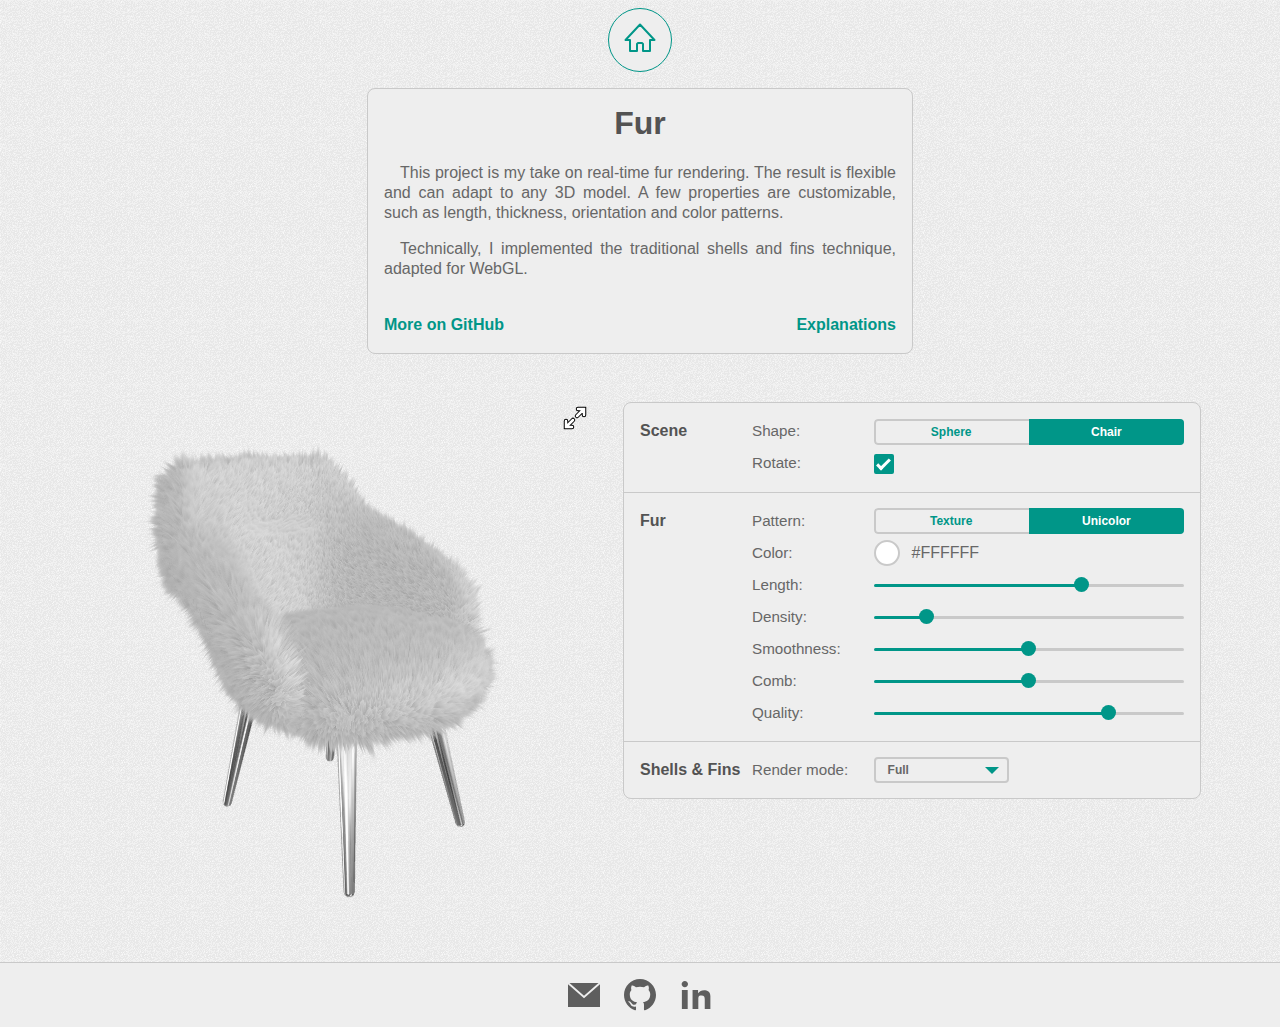
<file: docs/index.html>
<!DOCTYPE html>
<html lang="en">

  <head>
    <meta charset="utf-8">
    <meta name="description" content="Fur simulation in 3D with three.js" />
    <title>Fur</title>

    <meta name="viewport" content="width=device-width, initial-scale=1.0">

    <link rel="icon" type="image/png" href="favicons/favicon-16x16.png" sizes="16x16">
    <link rel="icon" type="image/png" href="favicons/favicon-32x32.png" sizes="32x32">
    <link rel="icon" type="image/png" href="favicons/favicon-48x48.png" sizes="48x48">
    <link rel="icon" type="image/png" href="favicons/favicon-60x60.png" sizes="60x60">
    <link rel="icon" type="image/png" href="favicons/favicon-96x96.png" sizes="96x96">
    <link rel="icon" type="image/png" href="favicons/favicon-180x180.png" sizes="180x180">
    <link rel="icon" type="image/png" href="favicons/favicon-192x192.png" sizes="192x192">
    <link rel="apple-touch-icon" href="favicons/apple-touch-icon-120x120-precomposed.png" sizes="120x120">
    <link rel="apple-touch-icon" href="favicons/apple-touch-icon-152x152-precomposed.png" sizes="152x152">
    <link rel="stylesheet" type="text/css" href="css/page.css?v=2024-11-21T13%3A07%3A42.345Z">
  </head>

  <body>
    <header>
      <a class="logo logo-animate-fill" href="https://piellardj.github.io" id="back-to-home-button" title="Home" aria-label="Home">
        <svg class="logo-icon" xmlns="http://www.w3.org/2000/svg" width="64" height="64" viewBox="0 0 64 64">
          <g stroke-width="2">
            <path fill="none" stroke-linejoin="round" d="M17.5,32h4.5v11h7v-7l1,-1h4l1,1v7h7v-11h4.5L32,16.5z" />
        </svg>
      </a>
    </header>
    <main>
      <div class="intro">
        <h1>Fur</h1>

        <div class="description">
          <p>This project is my take on real-time fur rendering. The result is flexible and can adapt to any 3D model. A few properties are customizable, such as length, thickness, orientation and color patterns.</p>
          <p>Technically, I implemented the traditional shells and fins technique, adapted for WebGL.</p>

          <br>

          <div class="project-links">
            <a href="https://github.com/piellardj/fur-threejs">More on GitHub</a> <a href="https://piellardj.github.io/fur-threejs/readme">Explanations</a>
          </div>
        </div>
      </div>
      <div id="error-messages">
        <noscript>
          You need to enable Javascript to run this experiment.
        </noscript>
      </div>

      <input type="checkbox" id="fullscreen-checkbox-id" class="hidden">
      <div class="demo">
        <input type="checkbox" id="side-pane-checkbox-id" class="hidden">
        <div id="canvas-container">
          <canvas id="canvas"></canvas>
          <div class="loader">
            <span></span>
            <div class="loader-animation"></div>
          </div>
          <div id="indicators">
            <div id="fps-indicator-indicator-id">
              FPS: <span></span>
            </div>
          </div>
          <div id="canvas-buttons-column">
            <label class="canvas-button" id="fullscreen-toggle-id" for="fullscreen-checkbox-id"></label>
            <label class="canvas-button" id="side-pane-toggle-id" for="side-pane-checkbox-id"></label>
          </div>
        </div>
        <div class="controls-block">
          <label class="canvas-button" id="side-pane-close-toggle-id" for="side-pane-checkbox-id">
            <svg xmlns="http://www.w3.org/2000/svg" width="32" height="32" viewBox="0 0 32 32">
              <line x1="22" y1="22" x2="10" y2="10" stroke-linecap="round" stroke-width="2" />
              <line x1="22" y1="10" x2="10" y2="22" stroke-linecap="round" stroke-width="2" />
            </svg>
          </label>
          <section class="controls-section">
            <h2>Scene</h2>

            <div class="controls-list">
              <div class="control" id="control-scene-control-id">
                <label>Shape:</label>
                <div class="tabs compact" id="scene-control-id-id">
                  <input type="radio" name="scene-control-id" value="torus" id="scene-control-id-torus-id" />
                  <label for="scene-control-id-torus-id">Sphere</label>
                  <input type="radio" name="scene-control-id" value="chair" id="scene-control-id-chair-id" checked />
                  <label for="scene-control-id-chair-id">Chair</label>
                </div>
              </div>
              <div class="control" id="control-autorotate-checkbox-id">
                <label>Rotate:</label>
                <div class="checkbox">
                  <input type="checkbox" id="autorotate-checkbox-id" checked>
                  <label for="autorotate-checkbox-id" class="checkmark"></label>
                </div>
              </div>
            </div>
          </section>
          <hr />
          <section class="controls-section">
            <h2>Fur</h2>

            <div class="controls-list">
              <div class="control" id="control-texture-control-id">
                <label>Pattern:</label>
                <div class="tabs compact" id="texture-control-id-id">
                  <input type="radio" name="texture-control-id" value="texture" id="texture-control-id-texture-id" />
                  <label for="texture-control-id-texture-id">Texture</label>
                  <input type="radio" name="texture-control-id" value="unicolor" id="texture-control-id-unicolor-id" checked />
                  <label for="texture-control-id-unicolor-id">Unicolor</label>
                </div>
              </div>
              <div class="control" id="control-color-picker-id">
                <label>Color:</label>

                <div class="color-picker-container">
                  <div class="color-picker  compact" id="color-picker-id" data-current-color="#FFFFFF">
                    <div class="color-preview">&nbsp;</div>
                    <span class="color-value">#FFFFFF</span>
                  </div>
                </div>
              </div>
              <div class="control" id="control-thickness-range-id">
                <label>Length:</label>
                <div class="range-container">
                  <input type="range" min="0.1" max="4" value="2.75" step="0.05" class="slider" id="thickness-range-id">
                  <div class="range-skin-container">
                    <div class="range-stub">
                      <span class="range-bar range-bar-left range-stub-left"></span>
                    </div>
                    <div class="range-progress">
                      <div class="range-progress-left">
                        <span class="range-bar range-bar-left"></span>
                        <span class="range-handle"></span>
                        <output for="thickness-range-id" class="range-tooltip"></output>
                      </div>
                      <div class="range-progress-right">
                        <span class="range-bar range-bar-right"></span>
                      </div>
                    </div>
                    <div class="range-stub">
                      <span class="range-bar range-bar-right range-stub-right"></span>
                    </div>
                  </div>
                </div>
              </div>
              <div class="control" id="control-density-range-id">
                <label>Density:</label>
                <div class="range-container">
                  <input type="range" min="5" max="50" value="12" step="1" class="slider" id="density-range-id">
                  <div class="range-skin-container">
                    <div class="range-stub">
                      <span class="range-bar range-bar-left range-stub-left"></span>
                    </div>
                    <div class="range-progress">
                      <div class="range-progress-left">
                        <span class="range-bar range-bar-left"></span>
                        <span class="range-handle"></span>
                        <output for="density-range-id" class="range-tooltip"></output>
                      </div>
                      <div class="range-progress-right">
                        <span class="range-bar range-bar-right"></span>
                      </div>
                    </div>
                    <div class="range-stub">
                      <span class="range-bar range-bar-right range-stub-right"></span>
                    </div>
                  </div>
                </div>
              </div>
              <div class="control" id="control-smoothness-range-id">
                <label>Smoothness:</label>
                <div class="range-container">
                  <input type="range" min="0" max="1" value="0.5" step="0.01" class="slider" id="smoothness-range-id">
                  <div class="range-skin-container">
                    <div class="range-stub">
                      <span class="range-bar range-bar-left range-stub-left"></span>
                    </div>
                    <div class="range-progress">
                      <div class="range-progress-left">
                        <span class="range-bar range-bar-left"></span>
                        <span class="range-handle"></span>
                        <output for="smoothness-range-id" class="range-tooltip"></output>
                      </div>
                      <div class="range-progress-right">
                        <span class="range-bar range-bar-right"></span>
                      </div>
                    </div>
                    <div class="range-stub">
                      <span class="range-bar range-bar-right range-stub-right"></span>
                    </div>
                  </div>
                </div>
              </div>
              <div class="control" id="control-brush-range-id">
                <label>Comb:</label>
                <div class="range-container">
                  <input type="range" min="0" max="1" value="0.5" step="0.01" class="slider" id="brush-range-id">
                  <div class="range-skin-container">
                    <div class="range-stub">
                      <span class="range-bar range-bar-left range-stub-left"></span>
                    </div>
                    <div class="range-progress">
                      <div class="range-progress-left">
                        <span class="range-bar range-bar-left"></span>
                        <span class="range-handle"></span>
                        <output for="brush-range-id" class="range-tooltip"></output>
                      </div>
                      <div class="range-progress-right">
                        <span class="range-bar range-bar-right"></span>
                      </div>
                    </div>
                    <div class="range-stub">
                      <span class="range-bar range-bar-right range-stub-right"></span>
                    </div>
                  </div>
                </div>
              </div>
              <div class="control" id="control-quality-range-id">
                <label>Quality:</label>
                <div class="range-container">
                  <input type="range" min="10" max="75" value="60" step="1" class="slider" id="quality-range-id">
                  <div class="range-skin-container">
                    <div class="range-stub">
                      <span class="range-bar range-bar-left range-stub-left"></span>
                    </div>
                    <div class="range-progress">
                      <div class="range-progress-left">
                        <span class="range-bar range-bar-left"></span>
                        <span class="range-handle"></span>
                        <output for="quality-range-id" class="range-tooltip"></output>
                      </div>
                      <div class="range-progress-right">
                        <span class="range-bar range-bar-right"></span>
                      </div>
                    </div>
                    <div class="range-stub">
                      <span class="range-bar range-bar-right range-stub-right"></span>
                    </div>
                  </div>
                </div>
              </div>
            </div>
          </section>
          <hr />
          <section class="controls-section">
            <h2>Shells & Fins</h2>

            <div class="controls-list">
              <div class="control" id="control-rendermode-select-id">
                <label>Render mode:</label>
                <div class="select-container compact" id="rendermode-select-id">
                  <div class="select-current-value" data-value="all">Full</div>
                  <div class="select-values-list" data-placeholder="<unknown>">
                    <div class="select-value" data-value="all">Full</div>
                    <div class="select-value" data-value="shells">Shells only</div>
                    <div class="select-value" data-value="fins">Fins only</div>
                    <div class="select-value" data-value="none">Nothing</div>
                  </div>
                </div>
              </div>
            </div>
          </section>
        </div>
      </div>
    </main>

    <footer>
      <div class="badge-shelf">
        <a class="badge" href="mailto:jeremie.piellard@gmail.com" title="Email">
          <svg xmlns="http://www.w3.org/2000/svg" width="32px" height="32px" viewBox="0 0 512 512">
            <path d="M512 85V448H0V85l256 224L512 85zM488 64H24L256 267 488 64z" />
          </svg>
        </a>

        <a class="badge" href="https://github.com/piellardj" title="GitHub">
          <svg xmlns="http://www.w3.org/2000/svg" width="32px" height="32px" viewBox="0 0 1024 1024">
            <path d="M512 0C229 0 0 229 0 512c0 226 147 418 350 486 26 5 35-11 35-25 0-12 0-53-1-95C242 909 212 818 212 818c-23-59-57-75-57-75-47-32 4-31 4-31 51 4 78 53 78 53 46 78 120 56 149 43 5-33 18-56 33-68C305 725 185 682 185 485c0-56 20-102 53-137-5-13-23-65 5-136 0 0 43-14 141 53 41-11 85-17 128-17 44 0 87 6 128 17 98-66 141-52 141-52 28 71 10 123 5 136 33 36 53 81 53 137 0 197-120 240-234 253 18 16 35 47 35 95 0 68-1 124-1 141 0 14 9 30 35 25C877 930 1024 738 1024 512 1024 229 795 0 512 0z" />
          </svg>
        </a>

        <a class="badge" href="https://www.linkedin.com/in/jeremie-piellard/" title="LinkedIn">
          <svg xmlns="http://www.w3.org/2000/svg" width="32px" height="32px" viewBox="0 0 512 512">
            <path d="M30 177l93-1v304l-93 1v-304z" />
            <path d="M200 177l89-1v39l0 11c26-26 53-45 97-45 51 0 100 21 100 91v208l-90 1v-159c0-35-9-58-51-58-37 0-52 7-52 55v160l-92 1v-304z" />
            <path d="M128 81c0 28-23 51-51 51s-51-23-51-51c0-28 23-51 51-51 28 0 51 23 51 51z" />
          </svg>
        </a>
      </div>
    </footer>
    <script type="text/javascript">
      var Page = Page || {};
      Object.defineProperty(Page, "version", {
        value: "2024-11-21T13%3A07%3A42.345Z",
        writable: false,
      });
    </script>
    <script src="script/page.min.js?v=2024-11-21T13%3A07%3A42.345Z"></script>
    <script src="script/main.min.js?v=2024-11-21T13%3A07%3A42.345Z"></script>
  </body>

</html>
</file>
<file: docs/css/page.css>
body{text-align:center}#error-messages{margin:32px 8px;color:red;font-weight:bold}.demo{display:flex;flex-flow:row wrap;align-items:flex-start;justify-content:center;user-select:none;-webkit-user-select:none;-moz-user-select:none;-ms-user-select:none}
.logo{display:block;position:relative;width:64px;height:64px;margin:8px auto 16px;border-radius:50%;user-select:none;box-sizing:border-box}.logo,.logo:hover,.logo:focus,.logo:active{border-width:1px;border-style:solid;border-color:#009688;border-color:var(--var-color-control-accent, #009688)}.logo::before,.logo svg.logo-icon,.logo::after{position:absolute;top:-1px;left:-1px;width:64px;height:64px;border-radius:50%;pointer-events:none}.logo svg.logo-icon{stroke:#009688;stroke:var(--var-color-control-accent, #009688);fill:#009688;fill:var(--var-color-control-accent, #009688)}.logo::before{content:"";transform:scale(0);-webkit-transform:scale(0);-ms-transform:scale(0);transition:.1s ease;-webkit-transition:.1s ease}.logo.logo-animate-fill .logo::before{content:"";transform:scale(0);-webkit-transform:scale(0);-ms-transform:scale(0);transition:.1s ease;-webkit-transition:.1s ease}.logo:hover::before{transform:scale(1);-webkit-transform:scale(1);-ms-transform:scale(1)}.logo.logo-animate-fill{background:#eeeeee;background:var(--var-color-block-background, #eeeeee)}.logo.logo-animate-fill::before{background:#009688;background:var(--var-color-control-accent, #009688)}.logo.logo-animate-fill:hover svg.logo-icon{fill:#fff;stroke:#fff}.logo.logo-animate-empty{background:#009688;background:var(--var-color-control-accent, #009688)}.logo.logo-animate-empty::before{top:0;left:0;width:62px;height:62px;background:#eeeeee;background:var(--var-color-block-background, #eeeeee)}
.intro{margin:auto;padding:16px;border-radius:8px;border:1px solid #c9c9c9;border:var(--var-color-block-border, 1px solid #c9c9c9);background:#eeeeee;background:var(--var-color-block-background, #eeeeee)}.intro h1{margin-top:0;text-align:center}@media only screen and (min-width: 560px){.intro{max-width:512px;border-width:1px}}.description{justify-content:center;line-height:125%;text-align:justify;text-indent:1em}.project-links{display:flex;flex-flow:row;justify-content:space-between;text-indent:0}
a{color:#009688;color:var(--var-color-control-accent, #009688);font-weight:bold;text-decoration:none;box-sizing:border-box;-moz-box-sizing:border-box;-webkit-box-sizing:border-box;border-width:0 0 2px;border-style:solid;border-color:rgba(0,0,0,0)}a:focus,a:hover{border-color:#009688;border-color:var(--var-color-control-accent, #009688)}
.canvas-button{width:32px;height:32px;cursor:pointer}#canvas-container{position:relative;margin-bottom:16px;background:#000;overflow:hidden}@media only screen and (min-width: 540px){#canvas-container{margin:16px}}#canvas-container>canvas{width:100%;height:100%;z-index:10}#canvas-container>.loader{display:none}#indicators{display:flex;position:absolute;top:1px;left:1px;flex-direction:column;align-items:flex-start;color:#fff;font-family:"Lucida Console",Monaco,monospace;text-align:left;z-index:20}#indicators>div{flex:0 0 1em;margin:1px;padding:1px 4px;background:#000}#canvas-buttons-column{position:absolute;top:0;right:0;width:32px;z-index:30}#fullscreen-toggle-id{display:block;background-image:url("../images/resize.svg");background-position:0 0;background-size:200%}#fullscreen-toggle-id:hover{background-position-x:100%}#side-pane-toggle-id{display:none;background-image:url("../images/gear.svg");transition:transform .1s ease-in-out;-webkit-transition:transform .1s ease-in-out}#side-pane-toggle-id:hover{transform:rotate(-30deg);-webkit-transform:rotate(-30deg);-ms-transform:rotate(-30deg)}#side-pane-checkbox-id:checked+#canvas-container #side-pane-toggle-id:hover{transform:rotate(30deg);-webkit-transform:rotate(30deg);-ms-transform:rotate(30deg)}.hidden{display:none}#fullscreen-checkbox-id:checked+.demo{position:fixed;overflow:hidden}#fullscreen-checkbox-id:checked+.demo #canvas-container{position:fixed;top:0;left:0;width:100vw;height:100vh;margin:0;overflow:hidden;z-index:5}#fullscreen-checkbox-id:checked+.demo #canvas-container #canvas-buttons-column{transition:transform .2s ease-in-out;-webkit-transition:transform .2s ease-in-out}#fullscreen-checkbox-id:checked+.demo #canvas-container #fullscreen-toggle-id{background-position-y:100%}@media only screen and (min-width: 500px){#fullscreen-checkbox-id:checked+.demo #canvas-container #side-pane-toggle-id{display:block}}#fullscreen-checkbox-id:checked+.demo #side-pane-checkbox-id:checked+#canvas-container #canvas-buttons-column{transform:translateX(-400px)}
.loader{position:absolute;top:0;right:0;bottom:0;left:0;width:120px;height:120px;margin:auto}.loader>span{color:#fff;font-size:32px;line-height:120px;text-shadow:1px 1px #000,-1px 1px #000,1px -1px #000,-1px -1px #000,1px 0 #000,-1px 0 #000,0 1px #000,0 -1px #000}.loader-animation{position:absolute;top:0;left:0;width:120px;height:120px;animation:spin 1.1s linear infinite}.loader-animation:before{position:absolute;top:-1px;left:-1px;width:122px;height:122px;border:6px solid rgba(0,0,0,0);border-top:6px solid #000;border-radius:50%;content:"";z-index:50;box-sizing:border-box;-moz-box-sizing:border-box;-webkit-box-sizing:border-box}.loader-animation:after{position:absolute;top:0;left:0;width:120px;height:120px;border:4px solid rgba(0,0,0,0);border-top:4px solid #fff;border-radius:50%;content:"";z-index:51;box-sizing:border-box;-moz-box-sizing:border-box;-webkit-box-sizing:border-box}@keyframes spin{0%{transform:rotate(0deg)}100%{transform:rotate(360deg)}}
.canvas-button{width:32px;height:32px;cursor:pointer}.controls-block{flex:1 0 0;max-width:36em;margin:16px 0;padding:12px 0;border-radius:8px;border:1px solid #c9c9c9;border:var(--var-color-block-border, 1px solid #c9c9c9);background:#eeeeee;background:var(--var-color-block-background, #eeeeee);z-index:0}@media only screen and (min-width: 540px){.controls-block{margin:16px}}.controls-block>hr{margin:12px 0;clear:both;border:none;border-top:1px solid #c9c9c9;border-top:var(--var-color-block-border, 1px solid #c9c9c9)}.controls-section{display:flex;flex-flow:row wrap;align-items:baseline;margin:0 16px}.controls-section>h2{width:7em;margin:0;font-size:medium;font-weight:bold;line-height:2em;text-align:left}.controls-section>.controls-list{display:flex;flex-direction:column;flex-grow:1}.controls-list>.control{display:flex;flex-flow:row wrap;align-items:center;min-width:300px;padding:3px 0}.control>label{min-width:8em;font-size:95%;line-height:95%;text-align:left}#fullscreen-checkbox-id:checked+.demo #side-pane-checkbox-id~.controls-block{position:fixed;top:0;left:100%;width:400px;max-height:calc(100% - 48px);margin:0;border-width:0 0 1px 1px;border-radius:0 0 0 8px;z-index:50;overflow-x:hidden;overflow-y:auto;transition:transform .2s ease-in-out;-webkit-transition:transform .2s ease-in-out}#fullscreen-checkbox-id:checked+.demo #side-pane-checkbox-id~.controls-block::-webkit-scrollbar{width:16px}#fullscreen-checkbox-id:checked+.demo #side-pane-checkbox-id~.controls-block::-webkit-scrollbar-track{border-radius:8px;background-color:#eeeeee;background-color:var(--var-color-block-background, #eeeeee)}#fullscreen-checkbox-id:checked+.demo #side-pane-checkbox-id~.controls-block::-webkit-scrollbar-thumb{border-width:3px 5px;border-style:solid;border-radius:8px;border-color:#eeeeee;border-color:var(--var-color-block-background, #eeeeee);background-color:#a5a5a5;background-color:var(--var-color-scrollbar, #a5a5a5)}#fullscreen-checkbox-id:checked+.demo #side-pane-checkbox-id~.controls-block::-webkit-scrollbar-thumb:focus,#fullscreen-checkbox-id:checked+.demo #side-pane-checkbox-id~.controls-block::-webkit-scrollbar-thumb:hover{background-color:#b2b2b2;background-color:var(--var-color-scrollbar-hover, #b2b2b2)}#fullscreen-checkbox-id:checked+.demo #side-pane-checkbox-id~.controls-block::-webkit-scrollbar-thumb:active{background-color:#959595;background-color:var(--var-color-scrollbar-active, #959595)}#fullscreen-checkbox-id:checked+.demo #side-pane-checkbox-id~.controls-block:hover::-webkit-scrollbar-thumb{border-width:3px}#fullscreen-checkbox-id:checked+.demo #side-pane-checkbox-id:checked~.controls-block{transform:translateX(-100%);-webkit-transform:translateX(-100%);-ms-transform:translateX(-100%)}#fullscreen-checkbox-id:checked+.demo #side-pane-checkbox-id:checked~.controls-block .tooltip{transform:translateX(-100vw) translateX(400px);-webkit-transform:translateX(-100vw) translateX(400px);-ms-transform:translateX(-100vw) translateX(400px)}#fullscreen-checkbox-id:checked+.demo #side-pane-checkbox-id:checked~.controls-block>#side-pane-close-toggle-id{display:block}#side-pane-close-toggle-id{display:none;position:absolute;top:0;right:0}#side-pane-close-toggle-id svg{stroke:#5e5e5e;stroke:var(--var-color-block-actionitem, #5e5e5e)}#side-pane-close-toggle-id svg:focus,#side-pane-close-toggle-id svg:hover{stroke:#7e7e7e;stroke:var(--var-color-block-actionitem-hover, #7e7e7e)}#side-pane-close-toggle-id svg:active{stroke:#535353;stroke:var(--var-color-block-actionitem-active, #535353)}
.tabs{display:flex;position:relative;flex-flow:row wrap;flex-grow:1;width:auto;border-radius:4px;background:none;overflow:hidden}.tabs::after{position:absolute;top:0;left:0;width:100%;height:100%;border-width:2px;border-style:solid;border-color:#c9c9c9;border-color:var(--var-color-control-neutral, #c9c9c9);border-radius:4px;content:"";z-index:1;box-sizing:border-box;-moz-box-sizing:border-box;-webkit-box-sizing:border-box}.tabs.compact>input+label{padding:6px 14px;font-size:75%}.tabs>input{position:absolute;top:0;left:0;width:1px;height:1px;opacity:0}.tabs>input+label{flex:1;padding:8px 14px;font-size:87.5%;font-weight:bold;text-align:center;white-space:nowrap;cursor:pointer;z-index:2}.tabs>input:disabled+label,.tabs>input[type=radio]:checked+label{cursor:default}.tabs>input+label{background:none;color:#009688;color:var(--var-color-control-accent, #009688)}.tabs>input:checked+label{background:#009688;background:var(--var-color-control-accent, #009688);color:#fff}.tabs>input:disabled+label{background:none;color:#a5a5a5}.tabs>input:disabled:checked+label{background:#a5a5a5;color:#fff}.tabs>input[type=checkbox]:not(:disabled):hover+label,.tabs>input[type=checkbox]:not(:disabled):focus+label{background:rgba(0,150,136,.05)}.tabs>input[type=checkbox]:not(:disabled):hover:checked+label,.tabs>input[type=checkbox]:not(:disabled):focus:checked+label{background:#26a69a;background:var(--var-color-control-accent-hover, #26a69a)}.tabs>input[type=checkbox]:not(:disabled):active+label{background:rgba(0,150,136,.1)}.tabs>input[type=checkbox]:not(:disabled):active:checked+label{background:#00897b;background:var(--var-color-control-accent-active, #00897b)}.tabs>input[type=radio]:not(:disabled):not(:checked):hover+label,.tabs>input[type=radio]:not(:disabled):not(:checked):focus+label{background:rgba(0,150,136,.05)}.tabs>input[type=radio]:not(:disabled):not(:checked):active+label{background:rgba(0,150,136,.1)}
.checkbox{display:block;position:relative;text-align:left;user-select:none;-webkit-user-select:none;-moz-user-select:none;-ms-user-select:none}.checkbox>input[type=checkbox]{width:1px;height:1px;opacity:0}.checkbox>input[type=checkbox]+label.checkmark,.checkbox>input[type=checkbox]+label.checkmark-line{margin-left:24px;line-height:26px;cursor:pointer}.checkbox>input[type=checkbox]:disabled+label.checkmark,.checkbox>input[type=checkbox]:disabled+label.checkmark-line{cursor:default}.checkbox>input[type=checkbox]+label.checkmark::before{position:absolute;top:calc(.5*(100% - 20px));left:0;width:20px;height:20px;border-width:2px;border-style:solid;border-radius:2px;background:none;content:"";box-sizing:border-box;-moz-box-sizing:border-box;-webkit-box-sizing:border-box}.checkbox>input[type=checkbox]+label.checkmark::after{position:absolute;top:calc(.5*(100% - 20px) + .5*(20px - 14px));right:0;bottom:0;left:6.5px;width:7px;height:14px;border:solid #fff;border-width:0 3px 3px 0;background:none;content:"";box-sizing:border-box;-moz-box-sizing:border-box;-webkit-box-sizing:border-box;transform:translate(0, -1px) scale(0) rotate(45deg);-webkit-transform:translate(0, -1px) scale(0) rotate(45deg);-ms-transform:translate(0, -1px) scale(0) rotate(45deg)}.checkbox>input[type=checkbox]:checked+label.checkmark::after{transform:translate(0, -1px) scale(1) rotate(45deg);-webkit-transform:translate(0, -1px) scale(1) rotate(45deg);-ms-transform:translate(0, -1px) scale(1) rotate(45deg)}.checkbox>input[type=checkbox]+label.checkmark::before{border-color:#009688;border-color:var(--var-color-control-accent, #009688)}.checkbox>input[type=checkbox]:checked+label.checkmark::before{background:#009688;background:var(--var-color-control-accent, #009688)}.checkbox>input[type=checkbox]:hover+label.checkmark::before,.checkbox>input[type=checkbox]:focus+label.checkmark::before{border-color:#26a69a;border-color:var(--var-color-control-accent-hover, #26a69a)}.checkbox>input[type=checkbox]:hover:checked+label.checkmark::before,.checkbox>input[type=checkbox]:focus:checked+label.checkmark::before{background:#26a69a;background:var(--var-color-control-accent-hover, #26a69a)}.checkbox>input[type=checkbox]:active+label.checkmark::before{border-color:#00897b;border-color:var(--var-color-control-accent-active, #00897b)}.checkbox>input[type=checkbox]:active:checked+label.checkmark::before{background:#00897b;background:var(--var-color-control-accent-active, #00897b)}.checkbox>input[type=checkbox]:disabled+label.checkmark::before{border-color:#a5a5a5}.checkbox>input[type=checkbox]:disabled:checked+label.checkmark::before{background:#a5a5a5}
.color-picker-container{position:relative}.color-picker{display:flex;flex-flow:row;align-items:center;cursor:pointer}.color-preview{width:32px;height:32px;margin-right:12px;border-width:2px;border-style:solid;border-color:#c9c9c9;border-color:var(--var-color-control-neutral, #c9c9c9);border-radius:50%;line-height:32px;box-sizing:border-box}.color-picker.compact .color-preview{width:26px;height:26px;line-height:26px}.color-picker:hover .color-preview,.color-picker:focus .color-preview{border-color:#26a69a;border-color:var(--var-color-control-accent-hover, #26a69a)}.color-picker:active .color-preview{border-color:#00897b;border-color:var(--var-color-control-accent-active, #00897b)}.color-value{text-transform:uppercase}.color-picker-popup{display:flex;position:absolute;top:0;left:0;flex-flow:column nowrap;min-width:275px;min-height:300px;text-align:left;white-space:nowrap;z-index:100}.color-picker-popup .picker .cursor{position:absolute;transform:translate(-50%, -50%);border:2px solid #fff;cursor:pointer}.color-picker-popup .value-saturation-picker{flex:1;min-height:180px}.color-picker-popup .value-saturation-picker .color-filter{position:absolute;top:0;left:0;width:100%;height:100%}.color-picker-popup .value-saturation-picker .cursor{top:0;left:0;width:16px;height:16px;border-radius:50%}.color-picker-popup .hue-picker{height:28px}.color-picker-popup .hue-picker .hue-bar{position:absolute;top:calc(50% - 5px);left:0;width:100%;height:10px;border-radius:5px;background:linear-gradient(to right, hsl(0, 100%, 50%), hsl(60, 100%, 50%), hsl(120, 100%, 50%), hsl(180, 100%, 50%), hsl(240, 100%, 50%), hsl(300, 100%, 50%), hsl(0, 100%, 50%))}.color-picker-popup .hue-picker .cursor{top:50%;left:0;width:10px;height:28px;border-radius:6px}.color-picker-popup .preview-block{display:flex;flex-flow:row nowrap}.color-picker-popup .preview-block .preview-color{flex:0 0 50px;width:50px;min-height:50px;background:green}.color-picker-popup .preview-block tr{height:28px}.color-picker-popup .preview-block input[type=text]{margin:0 0 0 4px;padding:3px 2px;border-width:1px;border-style:solid;border-radius:4px;background:none;color:inherit;font-size:inherit;border-color:#c9c9c9;border-color:var(--var-color-control-neutral, #c9c9c9)}.color-picker-popup .preview-block input[type=text]:invalid{border-color:red;outline:red solid}.color-picker-popup .outlined{border-width:1px;border-style:solid;border-color:#c9c9c9;border-color:var(--var-color-control-neutral, #c9c9c9);border-radius:4px}.popup{padding:7px;background:#fff;background:var(--var-color-theme, white);border:1px solid #c9c9c9;border:var(--var-color-block-border, 1px solid #c9c9c9);border-radius:8px;box-shadow:0 0 10px rgba(50,50,50,.6)}.popup .block{position:relative;margin:7px}
.range-container{display:inline-block;position:relative;flex:1 1 0%;width:100%;min-width:15px;height:26px}.range-container input[type=range]{width:100%;min-width:128px;height:100%;margin:0;padding:0;opacity:0}.range-container input[type=range]:not(:disabled){cursor:pointer}.range-container .range-skin-container{display:flex;position:absolute;top:0;left:0;flex-flow:nowrap;width:100%;height:100%;pointer-events:none;user-select:none}.range-container .range-stub{position:relative;flex-grow:0;flex-shrink:0;width:7px}.range-container .range-progress{display:flex;flex:1;flex-flow:row nowrap}.range-container .range-progress-left{position:relative;flex-grow:0;flex-shrink:0;width:85%}.range-container .range-progress-right{position:relative;flex-grow:1}.range-container .range-bar{position:absolute;left:0;width:100%;z-index:0}.range-container .range-bar.range-bar-left{top:12px;height:3px}.range-container .range-bar.range-bar-right{top:12px;height:3px;background:#c9c9c9;background:var(--var-color-control-neutral, #c9c9c9)}.range-container .range-bar.range-stub-left{border-radius:3px 0 0 3px}.range-container .range-bar.range-stub-right{border-radius:0 3px 3px 0}.range-container .range-handle{position:absolute;top:5.5px;right:-7.5px;width:15px;height:15px;border-radius:50%;z-index:1}.range-container .range-bar-left,.range-container .range-handle{background:#009688;background:var(--var-color-control-accent, #009688)}.range-container input[type=range]:not(:disabled):hover+.range-skin-container .range-handle,.range-container input[type=range]:not(:disabled):focus+.range-skin-container .range-handle{background:#26a69a;background:var(--var-color-control-accent-hover, #26a69a)}.range-container input[type=range]:not(:disabled):active+.range-skin-container .range-handle{background:#00897b;background:var(--var-color-control-accent-active, #00897b)}.range-container input[type=range]:disabled+.range-skin-container .range-bar-left,.range-container input[type=range]:disabled+.range-skin-container .range-handle{background:#a5a5a5}.range-container .range-tooltip{position:absolute;top:-28px;right:0;min-width:24px;padding:4px;transform:translateX(50%);transition:opacity .1s ease-in-out;border-radius:4px;background:#535353;color:#eee;font-size:87.5%;text-align:center;opacity:0;z-index:2}.range-container input[type=range]:hover+.range-skin-container .range-tooltip,.range-container input[type=range]:active+.range-skin-container .range-tooltip,.range-container input[type=range]:focus+.range-skin-container .range-tooltip{opacity:1}.range-container .range-tooltip::after{position:absolute;top:100%;left:50%;width:0px;height:12px;margin-left:-6px;border-width:6px;border-style:solid;border-color:#535353 rgba(0,0,0,0) rgba(0,0,0,0);content:""}
.select-container{display:inline-block;position:relative;text-align:left;user-select:none}.select-container .select-value,.select-container .select-current-value{padding:0 12px;text-overflow:ellipsis;white-space:nowrap;overflow:hidden}.select-container .select-current-value{padding-right:24px;border-width:2px;border-style:solid;border-color:#c9c9c9;border-color:var(--var-color-control-neutral, #c9c9c9);border-radius:4px;font-size:87.5%;font-weight:bold;line-height:28px}.select-container .select-current-value::after{position:absolute;top:13px;right:10px;width:0;height:0;border-width:7px;border-style:solid;border-color:rgba(0,0,0,0);content:"";border-top-color:#009688;border-top-color:var(--var-color-control-accent, #009688)}.select-container.expanded .select-current-value{border-radius:4px 4px 0 0;border-color:#26a69a;border-color:var(--var-color-control-accent-hover, #26a69a);border-bottom-color:#c9c9c9;border-bottom-color:var(--var-color-control-neutral, #c9c9c9)}.select-container.expanded .select-current-value::after{top:5px;border-color:rgba(0,0,0,0);border-bottom-color:#26a69a;border-bottom-color:var(--var-color-control-accent-hover, #26a69a)}.select-container.compact .select-current-value{font-size:75%;line-height:22px}.select-container.compact .select-current-value::after{top:10px}.select-container.compact.expanded .select-current-value::after{top:2px}.select-container:not(.expanded) .select-current-value{cursor:pointer}.select-container:not(.expanded):hover .select-current-value{border-color:#26a69a;border-color:var(--var-color-control-accent-hover, #26a69a)}.select-container:not(.expanded):hover .select-current-value::after{border-top-color:#26a69a;border-top-color:var(--var-color-control-accent-hover, #26a69a)}.select-container:not(.expanded):active .select-current-value{border-color:#00897b;border-color:var(--var-color-control-accent-active, #00897b)}.select-container:not(.expanded):active .select-current-value::after{border-top-color:#00897b;border-top-color:var(--var-color-control-accent-active, #00897b)}.select-container .select-values-list{display:none;position:absolute;top:100%;left:0;width:100%;border-width:0 2px 2px;border-style:solid;border-color:#26a69a;border-color:var(--var-color-control-accent-hover, #26a69a);border-radius:0 0 4px 4px;font-size:87.5%;line-height:32px;box-shadow:0 10px 16px rgba(0,0,0,.2);z-index:3;box-sizing:border-box;background:#fff;background:var(--var-color-theme, white)}.select-container .select-values-list::before{position:absolute;top:-4px;left:-2px;width:100%;height:6px;border-width:0 2px;border-style:solid;content:"";border-color:#26a69a;border-color:var(--var-color-control-accent-hover, #26a69a)}.select-container.expanded .select-values-list{display:block}.select-container.expanded .select-values-list .select-value{cursor:pointer}.select-container.expanded .select-values-list .select-value:hover{background:rgba(0,150,136,.1)}
:root{--var-color-theme:white;--var-color-page-background:#ededed;--var-page-background-image:url("../images/noise-light.png");--var-color-block-background:#eeeeee;--var-color-block-border:1px solid #c9c9c9;--var-color-title:#535353;--var-color-text:#676767;--var-color-block-actionitem:#5e5e5e;--var-color-block-actionitem-hover:#7e7e7e;--var-color-block-actionitem-active:#535353;--var-color-scrollbar:#a5a5a5;--var-color-scrollbar-hover:#b2b2b2;--var-color-scrollbar-active:#959595;--var-color-control-neutral:#c9c9c9;--var-color-control-accent:#009688;--var-color-control-accent-hover:#26a69a;--var-color-control-accent-active:#00897b}@media(prefers-color-scheme: dark){:root{--var-color-theme:black;--var-color-page-background:#232323;--var-page-background-image:url("../images/noise-dark.png");--var-color-block-background:#202020;--var-color-block-border:1px solid #535353;--var-color-title:#eeeeee;--var-color-text:#dbdbdb;--var-color-block-actionitem:#dbdbdb;--var-color-block-actionitem-hover:#eeeeee;--var-color-block-actionitem-active:#c9c9c9;--var-color-scrollbar:#7e7e7e;--var-color-scrollbar-hover:#959595;--var-color-scrollbar-active:#676767;--var-color-control-neutral:#5e5e5e;--var-color-control-accent:#26a69a;--var-color-control-accent-hover:#4db6ac;--var-color-control-accent-active:#009688}}:root{color-scheme:light dark}html{display:flex;min-height:100%;font-family:Arial,Helvetica,sans-serif}body{display:flex;flex:1;flex-direction:column;min-height:100vh;margin:0px;background-attachment:fixed;background:#ededed;background:var(--var-color-page-background, #ededed);background-image:url("../images/noise-light.png");background-image:var(--var-page-background-image, url("../images/noise-light.png"));color:#676767;color:var(--var-color-text, #676767)}main{display:block;flex-grow:1;padding-bottom:32px}h1,h2,h3{color:#535353;color:var(--var-color-title, #535353)}
.badge{width:32px;height:32px;margin:8px 12px;border:none}.badge>svg{width:32px;height:32px}.badge,.badge:hover,.badge:focus,.badge:active{border:none}.badge svg{fill:#5e5e5e;fill:var(--var-color-block-actionitem, #5e5e5e)}.badge svg:focus,.badge svg:hover{fill:#7e7e7e;fill:var(--var-color-block-actionitem-hover, #7e7e7e)}.badge svg:active{fill:#535353;fill:var(--var-color-block-actionitem-active, #535353)}.badge-shelf{display:flex;flex-flow:row;justify-content:center}footer{align-items:center;padding:8px;text-align:center;border-top:1px solid #c9c9c9;border-top:var(--var-color-block-border, 1px solid #c9c9c9);background:#eeeeee;background:var(--var-color-block-background, #eeeeee)}
</file>
